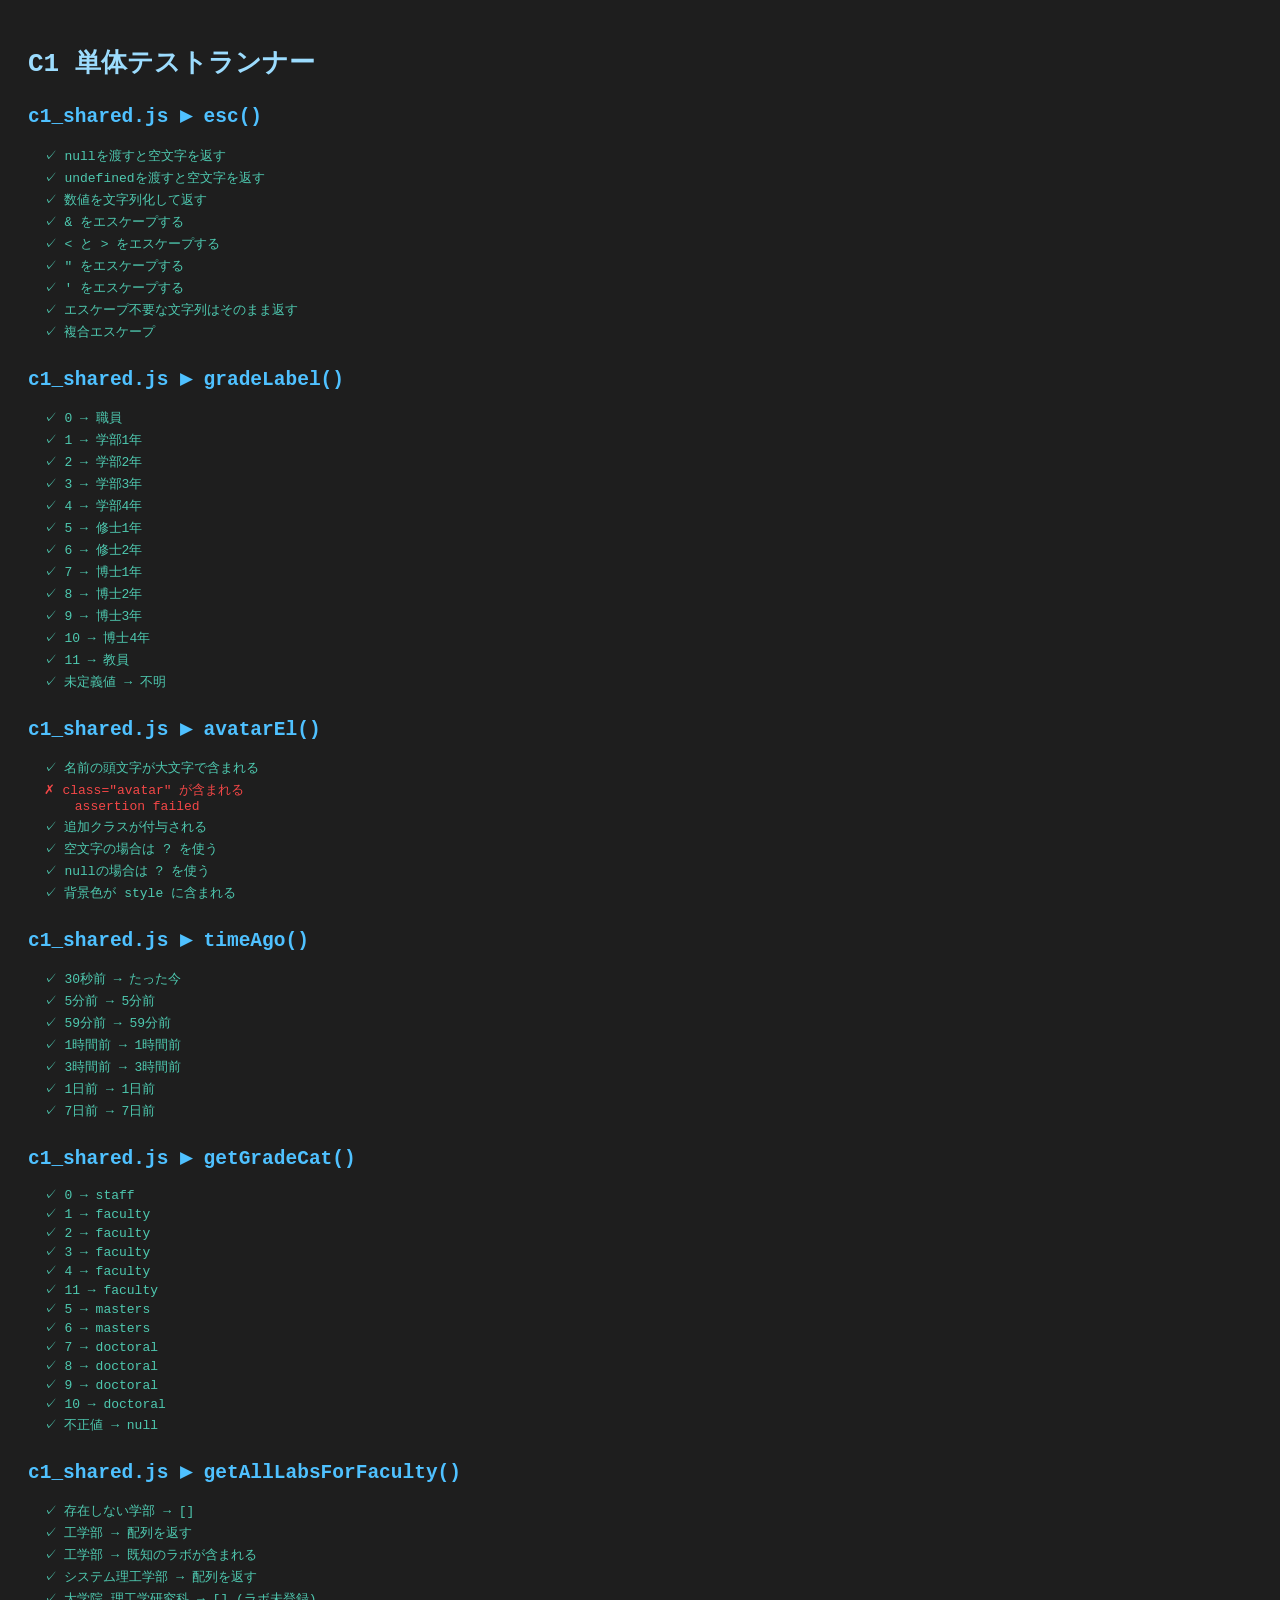
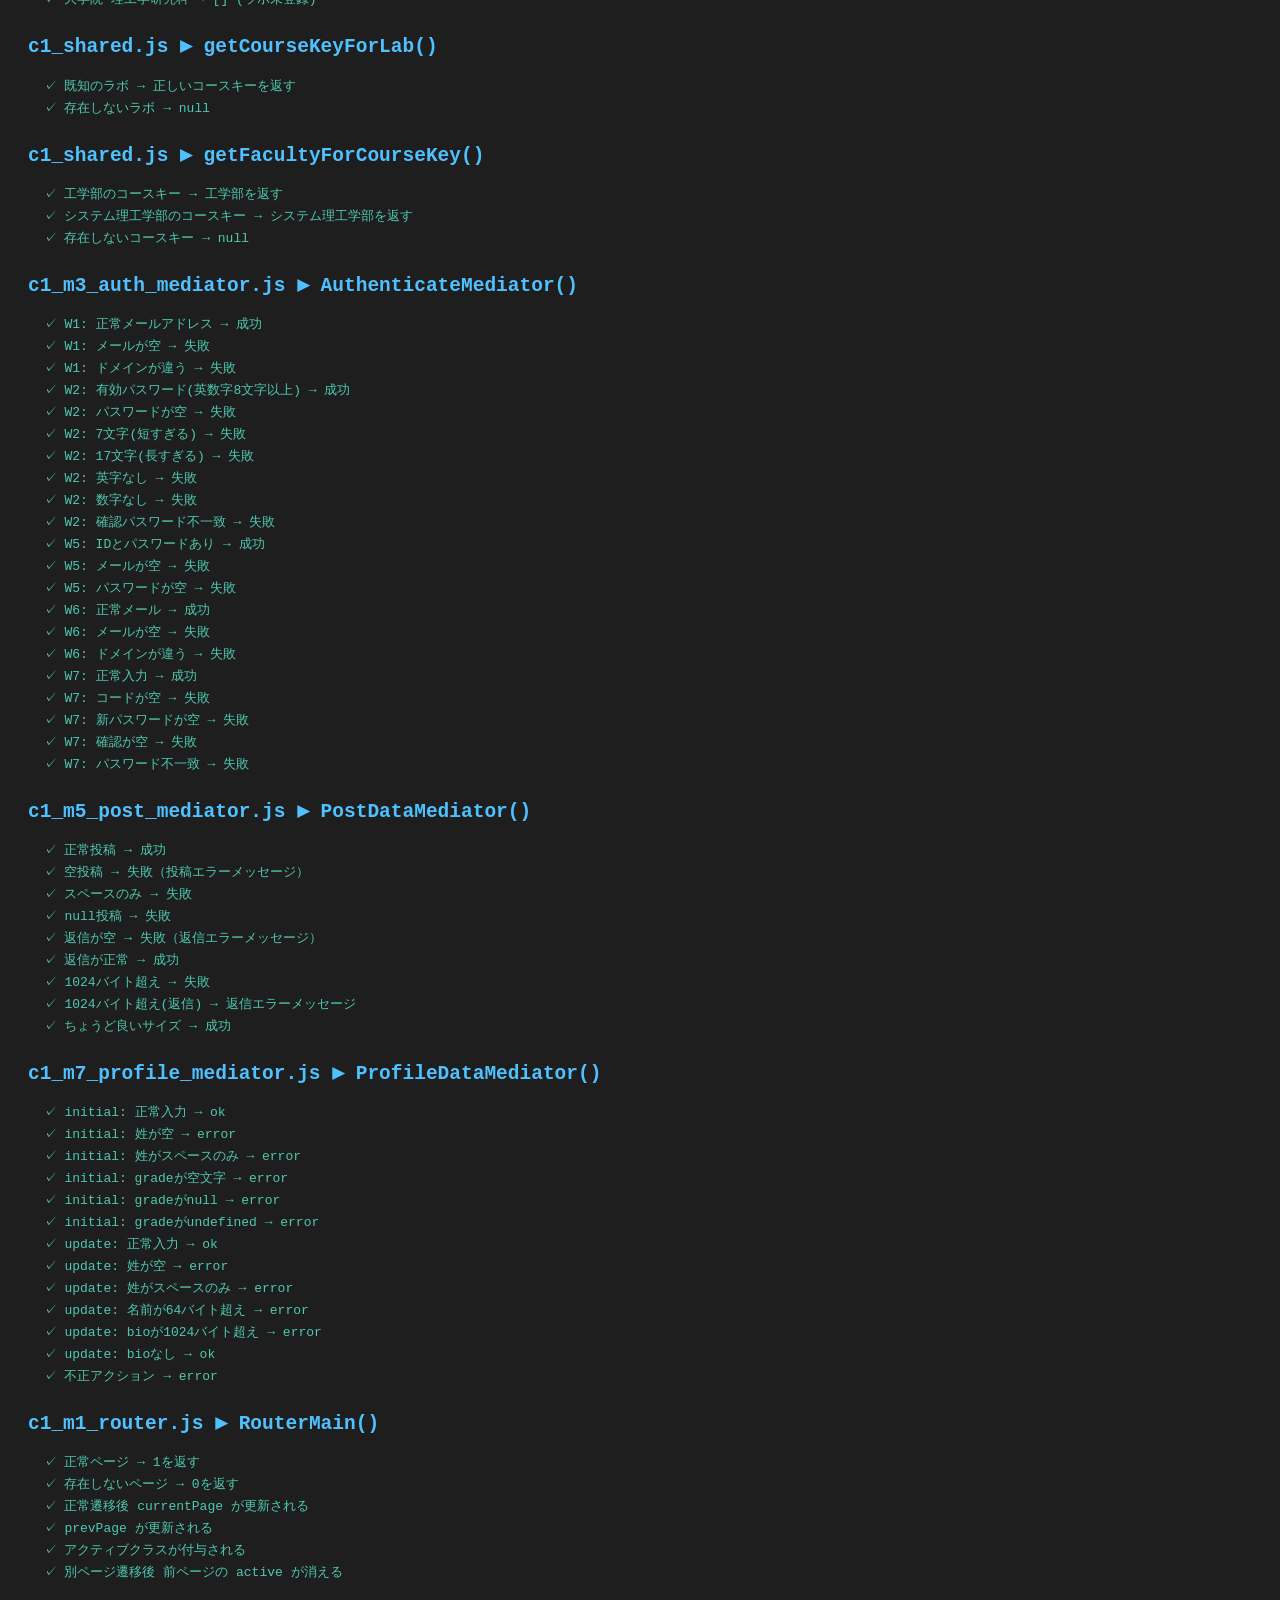
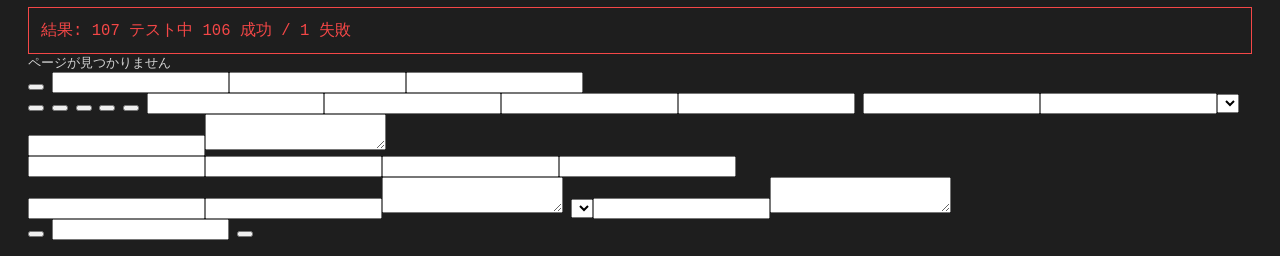
<file: sns/public/test_runner.html>
<!DOCTYPE html>
<html lang="ja">
<head>
  <meta charset="UTF-8">
  <title>C1 単体テストランナー</title>
  <style>
    body { font-family: monospace; padding: 20px; background: #1e1e1e; color: #d4d4d4; }
    h1 { color: #9cdcfe; }
    h2 { color: #4fc1ff; margin-top: 24px; }
    .pass { color: #4ec9b0; }
    .fail { color: #f44747; }
    .skip { color: #808080; }
    .summary { font-size: 1.2em; margin-top: 24px; padding: 12px; border: 1px solid #555; }
    .summary.all-pass { border-color: #4ec9b0; color: #4ec9b0; }
    .summary.has-fail  { border-color: #f44747; color: #f44747; }
    pre { margin: 0; padding: 2px 0; }
  </style>
</head>
<body>
<h1>C1 単体テストランナー</h1>
<div id="output"></div>

<!-- ===== DOM スタブ (各スクリプトがロード時にアクセスする要素) ===== -->
<!-- c1_shared.js -->
<div id="errorDialog" style="display:none"></div>
<div id="errorDialogMsg"></div>
<button id="errorDialogOk"></button>
<!-- 検索フォーム用 -->
<input id="searchFaculty" value=""><input id="searchCourse" value=""><input id="searchLab" value="">
<div id="labSearchDropdown"></div>
<!-- c1_m3_auth_mediator.js -->
<button id="sendCodeBtn"></button>
<button id="verifyCodeBtn"></button>
<button id="completeRegBtn"></button>
<button id="resetSendCodeBtn"></button>
<button id="resetSubmitBtn"></button>
<input id="regEmail"><input id="regCode"><input id="regPassword"><input id="regPasswordConfirm">
<input id="regLastName"><input id="regFirstName"><select id="regGrade"></select>
<input id="regClubs"><textarea id="regBio"></textarea>
<div id="regStep1Error"></div><div id="regStep2Error"></div><div id="regStep3Error"></div>
<div id="regStep2" style="display:none"></div><div id="regStep3" style="display:none"></div>
<div id="resetStep1"></div><div id="resetStep2" style="display:none"></div>
<input id="resetEmail"><input id="resetCode"><input id="resetPassword"><input id="resetPasswordConfirm">
<div id="resetStep1Error"></div><div id="resetStep2Error"></div>
<!-- c1_m7_profile_mediator.js -->
<form id="editProfileForm"></form>
<input id="editLastName"><input id="editFirstName"><textarea id="editBio"></textarea>
<select id="editGrade"></select><input id="editClubs"><textarea id="editTimetable"></textarea>
<div id="editProfileError"></div>
<!-- c1_m9_message_mediator.js -->
<button id="chatSendBtn"></button>
<input id="chatInput">
<button id="backToMessages"></button>
<div id="chatMessages" style="scroll-height:0;scroll-top:0;client-height:0"></div>
<div id="chatPartnerName"></div><div id="chatPartnerAvatar"></div>
<div id="chatError"></div>
<!-- c1_m1_router.js のページ要素 -->
<div id="pageTimeline"    class="page"></div>
<div id="pageSearch"      class="page"><div id="searchResults"></div></div>
<div id="pageMessages"    class="page"></div>
<div id="pageNotifications" class="page"></div>
<div id="pageMyprofile"   class="page"></div>
<div id="pagePostDetail"  class="page"></div>
<div id="pageChat"        class="page"></div>
<div id="pageOtherProfile" class="page"></div>
<div id="pageEditProfile" class="page"></div>
<!-- authSection / appSection -->
<div id="authSection"></div><div id="appSection" style="display:none"></div>
<div id="loginPage" style="display:none"></div>
<div id="registerPage" style="display:none"></div>
<div id="resetPage" style="display:none"></div>

<!-- ===== ロードするモジュール ===== -->
<script src="c1_shared.js"></script>
<script src="c1_m1_router.js"></script>
<script src="c1_m3_auth_mediator.js"></script>
<script src="c1_m5_post_mediator.js"></script>
<script src="c1_m7_profile_mediator.js"></script>

<script>
// ===== テストフレームワーク =====
let _pass = 0, _fail = 0;
const _out = document.getElementById('output');
let _section = '';

function section(name) {
  _section = name;
  const h = document.createElement('h2');
  h.textContent = name;
  _out.appendChild(h);
}

function test(desc, fn) {
  try {
    fn();
    _pass++;
    const pre = document.createElement('pre');
    pre.className = 'pass';
    pre.textContent = '  ✓ ' + desc;
    _out.appendChild(pre);
  } catch (e) {
    _fail++;
    const pre = document.createElement('pre');
    pre.className = 'fail';
    pre.textContent = '  ✗ ' + desc + '\n      ' + e.message;
    _out.appendChild(pre);
  }
}

function assert(cond, msg) {
  if (!cond) throw new Error(msg || 'assertion failed');
}

function assertEqual(a, b) {
  const as = JSON.stringify(a), bs = JSON.stringify(b);
  if (as !== bs) throw new Error(`期待: ${bs}  実際: ${as}`);
}

// ===== c1_shared.js - esc() =====
section('c1_shared.js ▶ esc()');

test('nullを渡すと空文字を返す', () => assertEqual(esc(null), ''));
test('undefinedを渡すと空文字を返す', () => assertEqual(esc(undefined), ''));
test('数値を文字列化して返す', () => assertEqual(esc(42), '42'));
test('& をエスケープする', () => assertEqual(esc('a & b'), 'a &amp; b'));
test('< と > をエスケープする', () => assertEqual(esc('<script>'), '&lt;script&gt;'));
test('" をエスケープする', () => assertEqual(esc('"hello"'), '&quot;hello&quot;'));
test("' をエスケープする", () => assertEqual(esc("it's"), 'it&#039;s'));
test('エスケープ不要な文字列はそのまま返す', () => assertEqual(esc('hello world'), 'hello world'));
test('複合エスケープ', () => {
  assertEqual(esc('<a href="x" onclick=\'alert(1)\'>'), '&lt;a href=&quot;x&quot; onclick=&#039;alert(1)&#039;&gt;');
});

// ===== c1_shared.js - gradeLabel() =====
section('c1_shared.js ▶ gradeLabel()');

test('0 → 職員', () => assertEqual(gradeLabel(0), '職員'));
test('1 → 学部1年', () => assertEqual(gradeLabel(1), '学部1年'));
test('2 → 学部2年', () => assertEqual(gradeLabel(2), '学部2年'));
test('3 → 学部3年', () => assertEqual(gradeLabel(3), '学部3年'));
test('4 → 学部4年', () => assertEqual(gradeLabel(4), '学部4年'));
test('5 → 修士1年', () => assertEqual(gradeLabel(5), '修士1年'));
test('6 → 修士2年', () => assertEqual(gradeLabel(6), '修士2年'));
test('7 → 博士1年', () => assertEqual(gradeLabel(7), '博士1年'));
test('8 → 博士2年', () => assertEqual(gradeLabel(8), '博士2年'));
test('9 → 博士3年', () => assertEqual(gradeLabel(9), '博士3年'));
test('10 → 博士4年', () => assertEqual(gradeLabel(10), '博士4年'));
test('11 → 教員', () => assertEqual(gradeLabel(11), '教員'));
test('未定義値 → 不明', () => assertEqual(gradeLabel(99), '不明'));

// ===== c1_shared.js - avatarEl() =====
section('c1_shared.js ▶ avatarEl()');

test('名前の頭文字が大文字で含まれる', () => {
  const html = avatarEl('alice');
  assert(html.includes('>A<'), `'>A<' が含まれない: ${html}`);
});
test('class="avatar" が含まれる', () => {
  assert(avatarEl('Bob').includes('class="avatar"'));
});
test('追加クラスが付与される', () => {
  assert(avatarEl('Carol', 'sm').includes('class="avatar sm"'));
});
test('空文字の場合は ? を使う', () => {
  assert(avatarEl('').includes('>?<'));
});
test('nullの場合は ? を使う', () => {
  assert(avatarEl(null).includes('>?<'));
});
test('背景色が style に含まれる', () => {
  assert(avatarEl('Alice').includes('background:'));
});

// ===== c1_shared.js - timeAgo() =====
section('c1_shared.js ▶ timeAgo()');

function isoNow(offsetSec) {
  return new Date(Date.now() - offsetSec * 1000).toISOString().replace('T', ' ').slice(0, 19);
}

test('30秒前 → たった今', () => assertEqual(timeAgo(isoNow(30)), 'たった今'));
test('5分前 → 5分前', () => assertEqual(timeAgo(isoNow(300)), '5分前'));
test('59分前 → 59分前', () => assertEqual(timeAgo(isoNow(59 * 60)), '59分前'));
test('1時間前 → 1時間前', () => assertEqual(timeAgo(isoNow(3600)), '1時間前'));
test('3時間前 → 3時間前', () => assertEqual(timeAgo(isoNow(3 * 3600)), '3時間前'));
test('1日前 → 1日前', () => assertEqual(timeAgo(isoNow(86400)), '1日前'));
test('7日前 → 7日前', () => assertEqual(timeAgo(isoNow(7 * 86400)), '7日前'));

// ===== c1_shared.js - getGradeCat() =====
section('c1_shared.js ▶ getGradeCat()');

test('0 → staff', () => assertEqual(getGradeCat(0), 'staff'));
test('1 → faculty', () => assertEqual(getGradeCat(1), 'faculty'));
test('2 → faculty', () => assertEqual(getGradeCat(2), 'faculty'));
test('3 → faculty', () => assertEqual(getGradeCat(3), 'faculty'));
test('4 → faculty', () => assertEqual(getGradeCat(4), 'faculty'));
test('11 → faculty', () => assertEqual(getGradeCat(11), 'faculty'));
test('5 → masters', () => assertEqual(getGradeCat(5), 'masters'));
test('6 → masters', () => assertEqual(getGradeCat(6), 'masters'));
test('7 → doctoral', () => assertEqual(getGradeCat(7), 'doctoral'));
test('8 → doctoral', () => assertEqual(getGradeCat(8), 'doctoral'));
test('9 → doctoral', () => assertEqual(getGradeCat(9), 'doctoral'));
test('10 → doctoral', () => assertEqual(getGradeCat(10), 'doctoral'));
test('不正値 → null', () => assertEqual(getGradeCat(99), null));

// ===== c1_shared.js - getAllLabsForFaculty() =====
section('c1_shared.js ▶ getAllLabsForFaculty()');

test('存在しない学部 → []', () => assertEqual(getAllLabsForFaculty('存在しない'), []));
test('工学部 → 配列を返す', () => {
  const labs = getAllLabsForFaculty('工学部');
  assert(Array.isArray(labs), '配列でない');
  assert(labs.length > 0, 'ラボが空');
});
test('工学部 → 既知のラボが含まれる', () => {
  const labs = getAllLabsForFaculty('工学部');
  assert(labs.some(l => l.includes('熱工学研究室')), '熱工学研究室が含まれない');
});
test('システム理工学部 → 配列を返す', () => {
  const labs = getAllLabsForFaculty('システム理工学部');
  assert(Array.isArray(labs));
});
test('大学院 理工学研究科 → [] (ラボ未登録)', () => {
  const labs = getAllLabsForFaculty('大学院 理工学研究科');
  assert(Array.isArray(labs) && labs.length === 0, `空でない: ${labs.length}`);
});

// ===== c1_shared.js - getCourseKeyForLab() =====
section('c1_shared.js ▶ getCourseKeyForLab()');

test('既知のラボ → 正しいコースキーを返す', () => {
  const key = getCourseKeyForLab('熱工学研究室(矢作 裕司)');
  assertEqual(key, '機械工学課程 基幹機械コース(機械工学科)');
});
test('存在しないラボ → null', () => {
  assertEqual(getCourseKeyForLab('存在しないラボ'), null);
});

// ===== c1_shared.js - getFacultyForCourseKey() =====
section('c1_shared.js ▶ getFacultyForCourseKey()');

test('工学部のコースキー → 工学部を返す', () => {
  const fac = getFacultyForCourseKey('機械工学課程 基幹機械コース(機械工学科)');
  assertEqual(fac, '工学部');
});
test('システム理工学部のコースキー → システム理工学部を返す', () => {
  const fac = getFacultyForCourseKey('情報課程(電子情報システム学科) - IoTコース');
  assertEqual(fac, 'システム理工学部');
});
test('存在しないコースキー → null', () => {
  assertEqual(getFacultyForCourseKey('存在しないコース'), null);
});

// ===== c1_m3_auth_mediator.js - AuthenticateMediator() =====
section('c1_m3_auth_mediator.js ▶ AuthenticateMediator()');

// W1
test('W1: 正常メールアドレス → 成功', () => {
  assertEqual(AuthenticateMediator('W1', { email: 'ab123456@shibaura-it.ac.jp' }).result, true);
});
test('W1: メールが空 → 失敗', () => {
  const r = AuthenticateMediator('W1', { email: '' });
  assert(!r.result && r.error_message !== '');
});
test('W1: ドメインが違う → 失敗', () => {
  const r = AuthenticateMediator('W1', { email: 'user@gmail.com' });
  assert(!r.result);
});

// W2
test('W2: 有効パスワード(英数字8文字以上) → 成功', () => {
  const r = AuthenticateMediator('W2', { password: 'Pass1234', confirm: 'Pass1234' });
  assertEqual(r.result, true);
});
test('W2: パスワードが空 → 失敗', () => {
  const r = AuthenticateMediator('W2', { password: '', confirm: '' });
  assert(!r.result);
});
test('W2: 7文字(短すぎる) → 失敗', () => {
  const r = AuthenticateMediator('W2', { password: 'Pass123', confirm: 'Pass123' });
  assert(!r.result);
});
test('W2: 17文字(長すぎる) → 失敗', () => {
  const r = AuthenticateMediator('W2', { password: 'Pass12345678901234', confirm: 'Pass12345678901234' });
  assert(!r.result);
});
test('W2: 英字なし → 失敗', () => {
  const r = AuthenticateMediator('W2', { password: '12345678', confirm: '12345678' });
  assert(!r.result);
});
test('W2: 数字なし → 失敗', () => {
  const r = AuthenticateMediator('W2', { password: 'abcdefgh', confirm: 'abcdefgh' });
  assert(!r.result);
});
test('W2: 確認パスワード不一致 → 失敗', () => {
  const r = AuthenticateMediator('W2', { password: 'Pass1234', confirm: 'Pass9999' });
  assert(!r.result);
});

// W5
test('W5: IDとパスワードあり → 成功', () => {
  const r = AuthenticateMediator('W5', { email: 'user@example.com', password: 'pass' });
  assertEqual(r.result, true);
});
test('W5: メールが空 → 失敗', () => {
  assert(!AuthenticateMediator('W5', { email: '', password: 'pass' }).result);
});
test('W5: パスワードが空 → 失敗', () => {
  assert(!AuthenticateMediator('W5', { email: 'user@example.com', password: '' }).result);
});

// W6
test('W6: 正常メール → 成功', () => {
  assertEqual(AuthenticateMediator('W6', { email: 'ab123456@shibaura-it.ac.jp' }).result, true);
});
test('W6: メールが空 → 失敗', () => {
  assert(!AuthenticateMediator('W6', { email: '' }).result);
});
test('W6: ドメインが違う → 失敗', () => {
  assert(!AuthenticateMediator('W6', { email: 'user@gmail.com' }).result);
});

// W7
test('W7: 正常入力 → 成功', () => {
  const r = AuthenticateMediator('W7', { code: '123456', password: 'NewPass1', confirm: 'NewPass1' });
  assertEqual(r.result, true);
});
test('W7: コードが空 → 失敗', () => {
  assert(!AuthenticateMediator('W7', { code: '', password: 'NewPass1', confirm: 'NewPass1' }).result);
});
test('W7: 新パスワードが空 → 失敗', () => {
  assert(!AuthenticateMediator('W7', { code: '123', password: '', confirm: '' }).result);
});
test('W7: 確認が空 → 失敗', () => {
  assert(!AuthenticateMediator('W7', { code: '123', password: 'NewPass1', confirm: '' }).result);
});
test('W7: パスワード不一致 → 失敗', () => {
  assert(!AuthenticateMediator('W7', { code: '123', password: 'NewPass1', confirm: 'Different1' }).result);
});

// ===== c1_m5_post_mediator.js - PostDataMediator() =====
section('c1_m5_post_mediator.js ▶ PostDataMediator()');

test('正常投稿 → 成功', () => {
  const r = PostDataMediator(1, 'こんにちは！', null);
  assertEqual(r.is_success, true);
});
test('空投稿 → 失敗（投稿エラーメッセージ）', () => {
  const r = PostDataMediator(1, '', null);
  assert(!r.is_success && r.error_message.includes('投稿'));
});
test('スペースのみ → 失敗', () => {
  const r = PostDataMediator(1, '   ', null);
  assert(!r.is_success);
});
test('null投稿 → 失敗', () => {
  assert(!PostDataMediator(1, null, null).is_success);
});
test('返信が空 → 失敗（返信エラーメッセージ）', () => {
  const r = PostDataMediator(1, '', 5);
  assert(!r.is_success && r.error_message.includes('返信'));
});
test('返信が正常 → 成功', () => {
  assertEqual(PostDataMediator(1, '返信します', 5).is_success, true);
});
test('1024バイト超え → 失敗', () => {
  const longText = 'あ'.repeat(400); // 'あ' は3バイト(UTF-8) → 1200バイト超
  assert(!PostDataMediator(1, longText, null).is_success);
});
test('1024バイト超え(返信) → 返信エラーメッセージ', () => {
  const longText = 'あ'.repeat(400);
  const r = PostDataMediator(1, longText, 10);
  assert(!r.is_success && r.error_message.includes('返信'));
});
test('ちょうど良いサイズ → 成功', () => {
  const text = 'a'.repeat(100);
  assertEqual(PostDataMediator(1, text, null).is_success, true);
});

// ===== c1_m7_profile_mediator.js - ProfileDataMediator() =====
section('c1_m7_profile_mediator.js ▶ ProfileDataMediator()');

// initial
test('initial: 正常入力 → ok', () => {
  assertEqual(ProfileDataMediator('initial', { last_name: '山田', grade: '1' }).status, 'ok');
});
test('initial: 姓が空 → error', () => {
  assertEqual(ProfileDataMediator('initial', { last_name: '', grade: '1' }).status, 'error');
});
test('initial: 姓がスペースのみ → error', () => {
  assertEqual(ProfileDataMediator('initial', { last_name: '   ', grade: '1' }).status, 'error');
});
test('initial: gradeが空文字 → error', () => {
  assertEqual(ProfileDataMediator('initial', { last_name: '山田', grade: '' }).status, 'error');
});
test('initial: gradeがnull → error', () => {
  assertEqual(ProfileDataMediator('initial', { last_name: '山田', grade: null }).status, 'error');
});
test('initial: gradeがundefined → error', () => {
  assertEqual(ProfileDataMediator('initial', { last_name: '山田', grade: undefined }).status, 'error');
});

// update
test('update: 正常入力 → ok', () => {
  assertEqual(ProfileDataMediator('update', { last_name: '山田', first_name: '太郎', bio: '学生です' }).status, 'ok');
});
test('update: 姓が空 → error', () => {
  assertEqual(ProfileDataMediator('update', { last_name: '', first_name: '太郎', bio: '' }).status, 'error');
});
test('update: 姓がスペースのみ → error', () => {
  assertEqual(ProfileDataMediator('update', { last_name: '  ', first_name: '', bio: '' }).status, 'error');
});
test('update: 名前が64バイト超え → error', () => {
  const longName = 'あ'.repeat(22); // 66バイト超
  assertEqual(ProfileDataMediator('update', { last_name: longName, first_name: '', bio: '' }).status, 'error');
});
test('update: bioが1024バイト超え → error', () => {
  const longBio = 'あ'.repeat(400); // 1200バイト超
  assertEqual(ProfileDataMediator('update', { last_name: '山田', first_name: '', bio: longBio }).status, 'error');
});
test('update: bioなし → ok', () => {
  assertEqual(ProfileDataMediator('update', { last_name: '山田', first_name: '', bio: '' }).status, 'ok');
});

// 不正アクション
test('不正アクション → error', () => {
  assertEqual(ProfileDataMediator('invalid', {}).status, 'error');
});

// ===== c1_m1_router.js - RouterMain() =====
section('c1_m1_router.js ▶ RouterMain()');

// loadTimeline など未定義なので、必要なスタブを用意
const _noopFns = ['loadTimeline', 'loadPartners', 'loadNotifications', 'loadMyProfile',
  'loadPostDetail', 'openChat', 'loadOtherProfile', 'loadEditProfile', 'startNotifPolling'];
_noopFns.forEach(fn => { if (typeof window[fn] === 'undefined') window[fn] = () => {}; });

test('正常ページ → 1を返す', () => {
  assertEqual(RouterMain('timeline'), 1);
});
test('存在しないページ → 0を返す', () => {
  assertEqual(RouterMain('nonexistentPage'), 0);
});
test('正常遷移後 currentPage が更新される', () => {
  RouterMain('search');
  assertEqual(currentPage, 'search');
});
test('prevPage が更新される', () => {
  RouterMain('timeline');
  RouterMain('messages');
  assertEqual(prevPage, 'timeline');
});
test('アクティブクラスが付与される', () => {
  RouterMain('timeline');
  assert(document.getElementById('pageTimeline').classList.contains('active'));
});
test('別ページ遷移後 前ページの active が消える', () => {
  RouterMain('timeline');
  RouterMain('search');
  assert(!document.getElementById('pageTimeline').classList.contains('active'));
});

// ===== 結果サマリー =====
const summary = document.createElement('div');
summary.className = 'summary ' + (_fail === 0 ? 'all-pass' : 'has-fail');
summary.textContent = `結果: ${_pass + _fail} テスト中 ${_pass} 成功 / ${_fail} 失敗`;
_out.appendChild(summary);
</script>
</body>
</html>
</file>
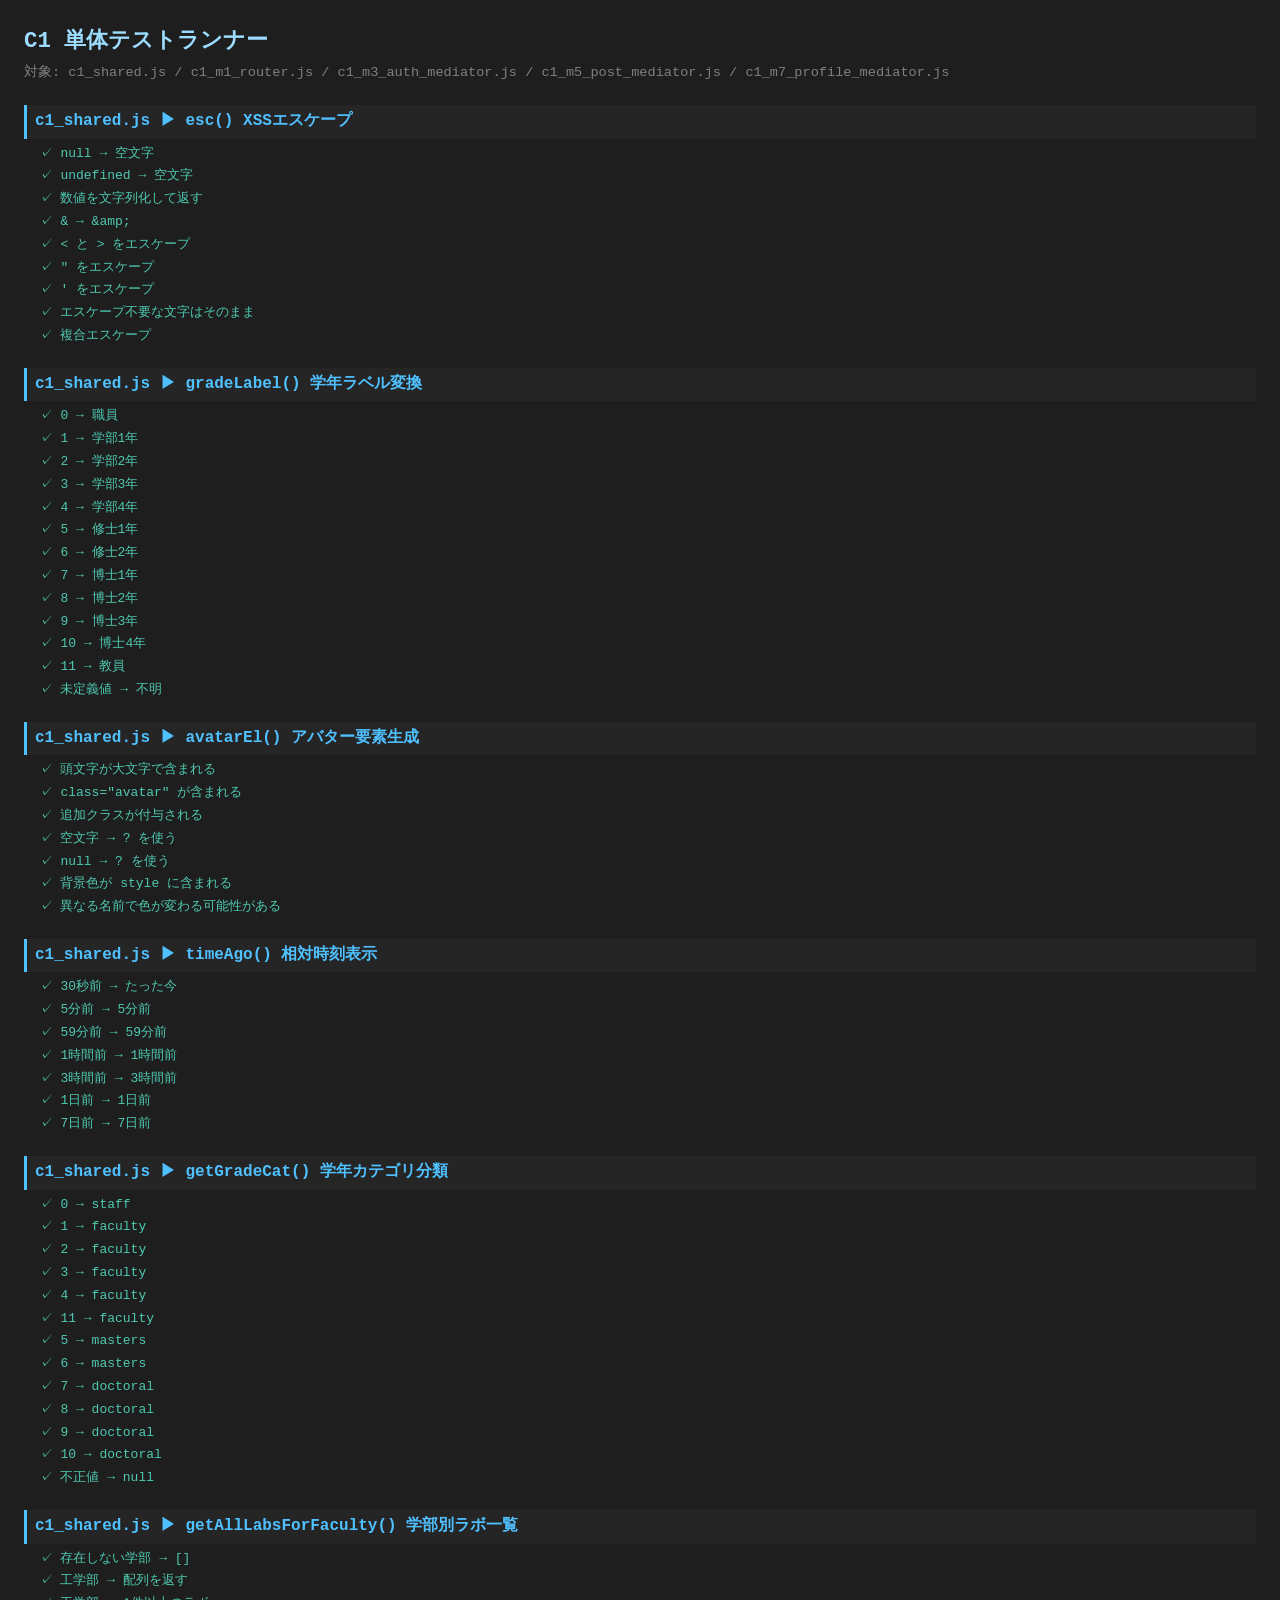
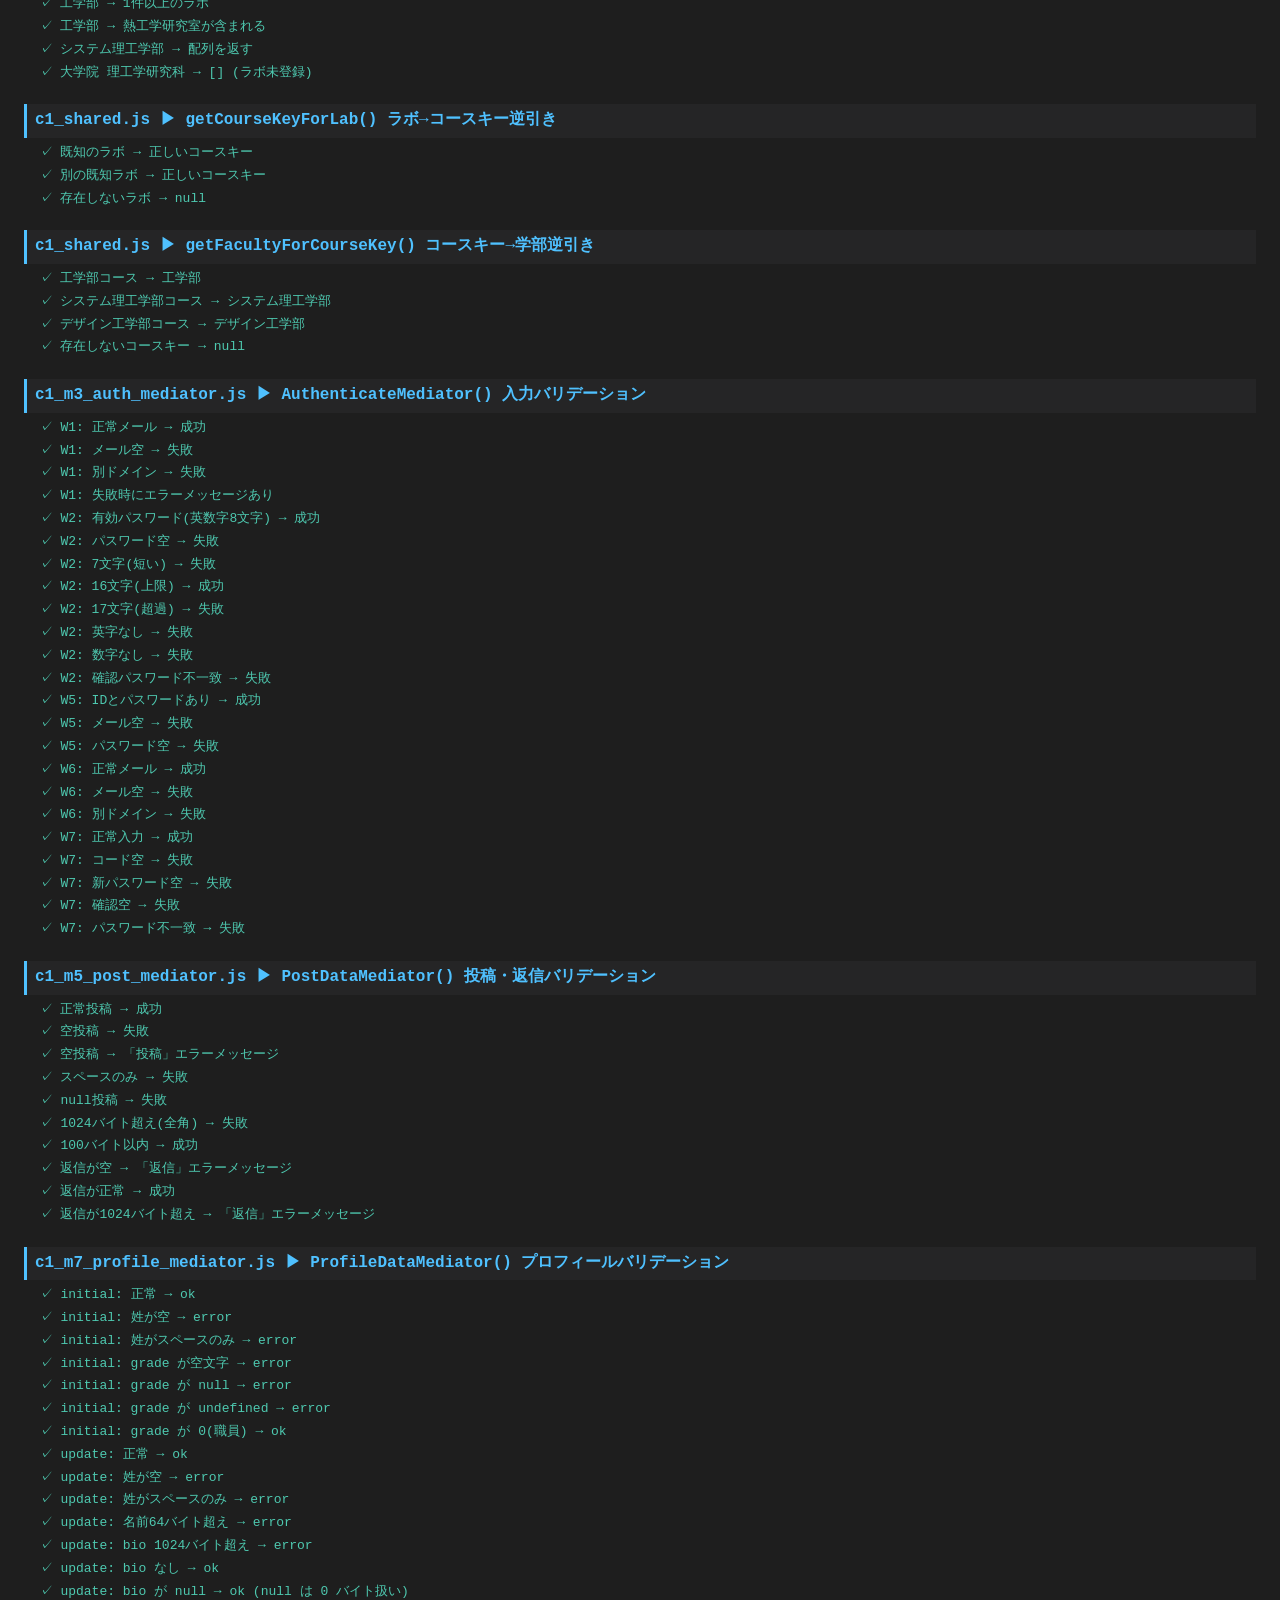
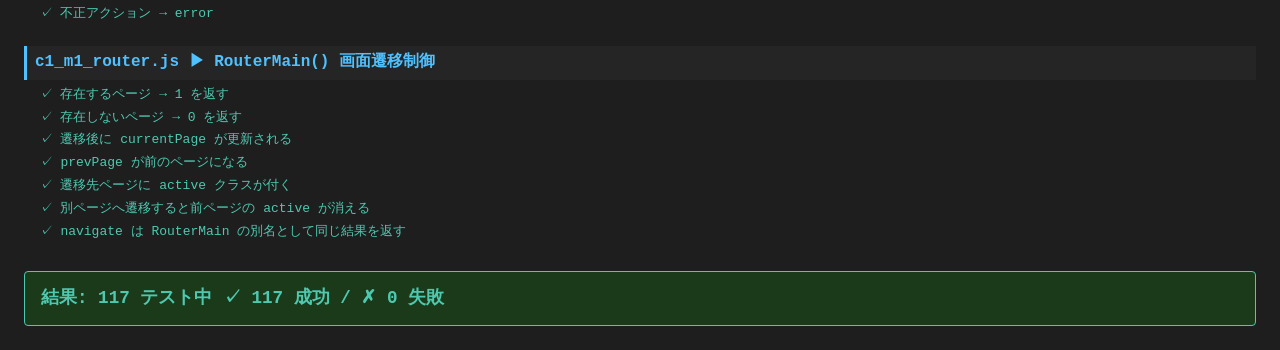
<file: sns/public/test_standalone.html>
<!DOCTYPE html>
<html lang="ja">
<head>
  <meta charset="UTF-8">
  <title>C1 単体テスト (スタンドアロン版)</title>
  <style>
    * { box-sizing: border-box; margin: 0; padding: 0; }
    body { font-family: 'Consolas', 'Courier New', monospace; background: #1e1e1e; color: #d4d4d4; padding: 24px; }
    h1 { color: #9cdcfe; font-size: 1.4em; margin-bottom: 8px; }
    .subtitle { color: #808080; font-size: 0.85em; margin-bottom: 24px; }
    h2 { color: #4fc1ff; font-size: 1em; margin: 20px 0 4px; padding: 4px 8px; background: #252526; border-left: 3px solid #4fc1ff; }
    .pass { color: #4ec9b0; padding: 1px 0; }
    .fail { color: #f44747; padding: 1px 0; }
    pre { white-space: pre-wrap; word-break: break-all; }
    .summary { margin-top: 28px; padding: 12px 16px; border-radius: 4px; font-size: 1.1em; font-weight: bold; }
    .all-pass { background: #1a3a1a; border: 1px solid #4ec9b0; color: #4ec9b0; }
    .has-fail  { background: #3a1a1a; border: 1px solid #f44747; color: #f44747; }
    #output { line-height: 1.6; }
  </style>
</head>
<body>
<h1>C1 単体テストランナー</h1>
<p class="subtitle">対象: c1_shared.js / c1_m1_router.js / c1_m3_auth_mediator.js / c1_m5_post_mediator.js / c1_m7_profile_mediator.js</p>
<div id="output"></div>

<script>
// ============================================================
//  テストフレームワーク
// ============================================================
let _pass = 0, _fail = 0;
const _out = document.getElementById('output');

function section(name) {
  const h = document.createElement('h2');
  h.textContent = name;
  _out.appendChild(h);
}

function test(desc, fn) {
  try {
    fn();
    _pass++;
    const pre = document.createElement('pre');
    pre.className = 'pass';
    pre.textContent = '  ✓ ' + desc;
    _out.appendChild(pre);
  } catch (e) {
    _fail++;
    const pre = document.createElement('pre');
    pre.className = 'fail';
    pre.textContent = '  ✗ ' + desc + '\n      → ' + e.message;
    _out.appendChild(pre);
  }
}

function assert(cond, msg) {
  if (!cond) throw new Error(msg || 'assertion failed');
}
function assertEqual(a, b) {
  const as = JSON.stringify(a), bs = JSON.stringify(b);
  if (as !== bs) throw new Error(`期待: ${bs}  実際: ${as}`);
}

// ============================================================
//  テスト対象コードのコピー
//  ※ DOMアクセスを含むトップレベル文を除いた純粋関数のみ抽出
// ============================================================

// ---- c1_shared.js より ----
const API = {
  auth: '/api/auth.php',
  posts: '/api/posts.php',
  messages: '/api/messages.php',
  profiles: '/api/profiles.php',
  notifications: '/api/notifications.php',
};

function esc(str) {
  if (str == null) return '';
  return String(str)
    .replace(/&/g, '&amp;')
    .replace(/</g, '&lt;')
    .replace(/>/g, '&gt;')
    .replace(/"/g, '&quot;')
    .replace(/'/g, '&#039;');
}

function gradeLabel(g) {
  const map = { 0: '職員', 1: '学部1年', 2: '学部2年', 3: '学部3年', 4: '学部4年',
    5: '修士1年', 6: '修士2年', 7: '博士1年', 8: '博士2年', 9: '博士3年', 10: '博士4年', 11: '教員' };
  return map[g] || '不明';
}

function avatarEl(name, cls = '') {
  const letter = (name || '?')[0].toUpperCase();
  const colors = ['#1877f2', '#e41e3f', '#1a7a1a', '#e67e22', '#8e44ad'];
  const c = colors[letter.charCodeAt(0) % colors.length];
  return `<div class="avatar ${cls}" style="background:${c}">${letter}</div>`;
}

function timeAgo(dateStr) {
  const d = new Date(dateStr.replace(' ', 'T') + 'Z');
  const diff = (Date.now() - d.getTime()) / 1000;
  if (diff < 60) return 'たった今';
  if (diff < 3600) return `${Math.floor(diff / 60)}分前`;
  if (diff < 86400) return `${Math.floor(diff / 3600)}時間前`;
  return `${Math.floor(diff / 86400)}日前`;
}

function getGradeCat(grade) {
  const g = parseInt(grade);
  if ([1, 2, 3, 4, 11].includes(g)) return 'faculty';
  if ([5, 6].includes(g)) return 'masters';
  if ([7, 8, 9, 10].includes(g)) return 'doctoral';
  if (g === 0) return 'staff';
  return null;
}

const SHOZOKU_COURSES = {
  '工学部': [
    '機械工学課程 基幹機械コース(機械工学科)',
    '機械工学課程 先進機械コース(機械機能工学科)',
    '物質化学課程 環境・物質工学コース(材料工学科)',
    '物質化学課程 化学・生命コース(応用化学科)',
    '電気電子工学課程 電気・ロボット工学コース(電気工学科)',
    '電気電子工学課程 先端電子工学コース(電子工学科)',
    '情報・通信工学課程 情報通信コース(情報通信工学科)',
    '情報・通信工学課程 情報工学コース(情報工学科)',
    '土木工学課程 都市・環境コース(土木工学科)',
    '先進国際課程',
  ],
  'システム理工学部': {
    '情報課程(電子情報システム学科)': ['IoTコース', 'ソフトウェアコース', 'メディアコース', 'データサイエンスコース'],
    '機械・電気課程(機械制御システム学科)': ['機械・電気コース'],
    '建築・環境課程(環境システム学科)': ['建築コース', '環境・都市コース'],
    '生命科学課程(生命科学科)': ['生命科学コース', '医工学コース', 'スポーツ工学コース'],
    '数理科学課程(数理科学科)': ['数理科学コース'],
  },
  'デザイン工学部': {
    'デザイン工学科': ['社会情報システムコース', 'UXコース', 'プロダクトコース', '生産・プロダクトデザイン系', 'ロボティクス・情報デザイン系'],
  },
  '建築学部': {
    '建築学科': ['SAコース', 'UAコース', 'APコース'],
  },
  '大学院 理工学研究科': [
    '電気電子情報工学専攻', '材料工学専攻', '応用化学専攻', '機械工学専攻',
    'システム理工学専攻', '国際理工学専攻', '社会基盤学専攻', '建築学専攻',
    '地域環境システム専攻', '機能制御システム専攻',
  ],
};

const LAB_DATA = {
  '機械工学課程 基幹機械コース(機械工学科)': [
    '生産加工プロセス研究室(青木 孝史朗)', '機械制御工学研究室(内村 裕)', '燃焼工学研究室(斎藤 寛泰)',
    '粒状体力学研究室(佐伯 暢人)', '固体力学研究室(坂上 賢一)', '臨床機械加工研究室(澤 武一)',
    '熱流体理工学研究室(白井 克明)', '応用伝熱工学研究室(丹下 学)', 'エネルギー変換工学研究室(角田 和巳)',
    '離散数学研究室(西村 強)', '材料強度学研究室(橋村 真治)', '生物微小流体工学研究室(二井 信行)',
    '熱工学研究室(矢作 裕司)', '科学技術と社会研究室(栃内 文彦)',
  ],
  '機械工学課程 先進機械コース(機械機能工学科)': [],
  '物質化学課程 環境・物質工学コース(材料工学科)': [],
  '物質化学課程 化学・生命コース(応用化学科)': [],
  '電気電子工学課程 電気・ロボット工学コース(電気工学科)': [],
  '電気電子工学課程 先端電子工学コース(電子工学科)': [],
  '情報・通信工学課程 情報通信コース(情報通信工学科)': [],
  '情報・通信工学課程 情報工学コース(情報工学科)': [],
  '土木工学課程 都市・環境コース(土木工学科)': [],
  '先進国際課程': [],
  '情報課程(電子情報システム学科) - IoTコース': [],
  '情報課程(電子情報システム学科) - ソフトウェアコース': [],
  '情報課程(電子情報システム学科) - メディアコース': [],
  '情報課程(電子情報システム学科) - データサイエンスコース': [],
  '機械・電気課程(機械制御システム学科) - 機械・電気コース': [],
  '建築・環境課程(環境システム学科) - 建築コース': [],
  '建築・環境課程(環境システム学科) - 環境・都市コース': [],
  '生命科学課程(生命科学科) - 生命科学コース': [],
  '生命科学課程(生命科学科) - 医工学コース': [],
  '生命科学課程(生命科学科) - スポーツ工学コース': [],
  '数理科学課程(数理科学科) - 数理科学コース': [],
  'デザイン工学科 - 社会情報システムコース': [],
  'デザイン工学科 - UXコース': [],
  'デザイン工学科 - プロダクトコース': [],
  'デザイン工学科 - 生産・プロダクトデザイン系': [],
  'デザイン工学科 - ロボティクス・情報デザイン系': [],
  '建築学科 - SAコース': [],
  '建築学科 - UAコース': [],
  '建築学科 - APコース': [],
  '電気電子情報工学専攻': [], '材料工学専攻': [], '応用化学専攻': [], '機械工学専攻': [],
  'システム理工学専攻': [], '国際理工学専攻': [], '社会基盤学専攻': [], '建築学専攻': [],
  '地域環境システム専攻': [], '機能制御システム専攻': [],
};

function getAllLabsForFaculty(faculty) {
  const courseData = SHOZOKU_COURSES[faculty];
  if (!courseData) return [];
  const keys = Array.isArray(courseData) ? courseData
    : Object.entries(courseData).flatMap(([dept, courses]) => courses.map(c => dept + ' - ' + c));
  return keys.flatMap(k => LAB_DATA[k] || []);
}

function getCourseKeyForLab(labValue) {
  for (const [key, labs] of Object.entries(LAB_DATA)) {
    if (labs.includes(labValue)) return key;
  }
  return null;
}

function getFacultyForCourseKey(courseKey) {
  for (const [faculty, courseData] of Object.entries(SHOZOKU_COURSES)) {
    if (Array.isArray(courseData)) {
      if (courseData.includes(courseKey)) return faculty;
    } else {
      for (const [dept, courses] of Object.entries(courseData)) {
        if (courses.some(c => dept + ' - ' + c === courseKey)) return faculty;
      }
    }
  }
  return null;
}

// ---- c1_m3_auth_mediator.js より ----
function AuthenticateMediator(screen_id, form_data) {
  switch (screen_id) {
    case 'W1':
      if (!form_data.email)
        return { result: false, error_message: '学籍番号が存在しません' };
      if (!form_data.email.endsWith('@shibaura-it.ac.jp'))
        return { result: false, error_message: '学籍番号が存在しません' };
      break;
    case 'W2':
      if (!form_data.password)
        return { result: false, error_message: 'パスワードが入力されていません．' };
      if (form_data.password.length < 8 || form_data.password.length > 16)
        return { result: false, error_message: 'パスワードは8〜16文字で入力してください' };
      if (!/[a-zA-Z]/.test(form_data.password) || !/[0-9]/.test(form_data.password))
        return { result: false, error_message: 'パスワードには英数字記号すべてが含まれている必要があります．' };
      if (form_data.password !== form_data.confirm)
        return { result: false, error_message: 'パスワードが一致しません．' };
      break;
    case 'W5':
      if (!form_data.email)
        return { result: false, error_message: 'IDが入力されていません．' };
      if (!form_data.password)
        return { result: false, error_message: 'パスワードが入力されていません．' };
      break;
    case 'W6':
      if (!form_data.email)
        return { result: false, error_message: '学籍番号が入力されていません．' };
      if (!form_data.email.endsWith('@shibaura-it.ac.jp'))
        return { result: false, error_message: '学籍番号が存在しません' };
      break;
    case 'W7':
      if (!form_data.code)
        return { result: false, error_message: '学籍番号が入力されていません' };
      if (!form_data.password)
        return { result: false, error_message: '新しいパスワードが入力されていません．' };
      if (!form_data.confirm)
        return { result: false, error_message: 'もう一度入力にも入力してください．' };
      if (form_data.password !== form_data.confirm)
        return { result: false, error_message: 'パスワードが異なっています．' };
      break;
  }
  return { result: true, error_message: '' };
}

// ---- c1_m5_post_mediator.js より ----
function PostDataMediator(user_id, content, target_post_id) {
  const isReply = target_post_id !== null && target_post_id !== undefined;
  if (!content || content.trim() === '') {
    return {
      is_success: false,
      error_message: isReply
        ? '返信内容を入力してください．'
        : '投稿内容を入力してください．',
    };
  }
  if (new Blob([content]).size > 1024) {
    return {
      is_success: false,
      error_message: isReply
        ? '返信内容は 1024 バイト以下（全角約 340 文字以内）にしてください．'
        : '投稿内容は 1024 バイト以下（全角約 340 文字以内）にしてくだい．',
    };
  }
  return { is_success: true, error_message: '' };
}

// ---- c1_m7_profile_mediator.js より ----
function ProfileDataMediator(action_type, profile_data) {
  switch (action_type) {
    case 'initial': return _validateInitialProfile(profile_data);
    case 'update':  return _validateUpdateProfile(profile_data);
    default:        return { status: 'error', message: '不正なアクション' };
  }
}
function _validateInitialProfile({ last_name, grade }) {
  if (!last_name || last_name.trim() === '')
    return { status: 'error', message: '氏名を入力してください．' };
  if (grade === '' || grade === null || grade === undefined)
    return { status: 'error', message: '学年/職員欄を選択してください．' };
  return { status: 'ok' };
}
function _validateUpdateProfile({ last_name, first_name, bio }) {
  if (!last_name || last_name.trim() === '')
    return { status: 'error', message: '名前（姓）を入力してください（名前は必須項目です）' };
  if (new Blob([last_name + ' ' + (first_name || '')]).size > 64)
    return { status: 'error', message: '名前は 64 バイト以下（全角約 21 文字以内）にしてください．' };
  if (bio && new Blob([bio]).size > 1024)
    return { status: 'error', message: '自己紹介は 1024 バイト以下（全角約 340 文字以内）にしてください．' };
  return { status: 'ok' };
}

// ---- c1_m1_router.js より (DOM スタブ付き) ----
let currentUserId = null, currentPage = 'timeline', prevPage = null;
let chatPartnerId = null, chatInterval = null;

// RouterMain が呼び出す関数のスタブ
const loadTimeline = () => {}, loadPartners = () => {}, loadNotifications = () => {};
const loadMyProfile = () => {}, loadPostDetail = () => {}, openChat = () => {};
const loadOtherProfile = () => {}, loadEditProfile = () => {}, startNotifPolling = () => {};
const showError = (msg) => {};

// 最低限のDOM要素をスクリプト内で生成してルーターをテスト
const _pages = ['timeline','search','messages','notifications','myprofile',
                'postDetail','chat','otherProfile','editProfile'];
_pages.forEach(p => {
  const d = document.createElement('div');
  d.id = 'page' + p.charAt(0).toUpperCase() + p.slice(1);
  d.className = 'page';
  if (p === 'search') {
    const sr = document.createElement('div'); sr.id = 'searchResults'; d.appendChild(sr);
  }
  document.body.appendChild(d);
});

function RouterMain(request_url, extra = {}) {
  document.querySelectorAll('.page').forEach(p => p.classList.remove('active'));
  const pageEl = document.getElementById('page' + request_url.charAt(0).toUpperCase() + request_url.slice(1));
  if (!pageEl) { showError('ページが見つかりません'); return 0; }
  pageEl.classList.add('active');
  if (chatInterval && request_url !== 'chat') { clearInterval(chatInterval); chatInterval = null; }
  prevPage = currentPage;
  currentPage = request_url;
  if (request_url === 'timeline')      loadTimeline();
  if (request_url === 'search')        document.getElementById('searchResults').innerHTML = '';
  if (request_url === 'messages')      loadPartners();
  if (request_url === 'notifications') loadNotifications();
  if (request_url === 'myprofile')     loadMyProfile();
  if (request_url === 'postDetail'    && extra.postId)    loadPostDetail(extra.postId);
  if (request_url === 'chat'          && extra.partnerId) openChat(extra.partnerId);
  if (request_url === 'otherProfile'  && extra.userId)    loadOtherProfile(extra.userId);
  if (request_url === 'editProfile')   loadEditProfile();
  return 1;
}

// ============================================================
//  テストケース
// ============================================================

// ---- esc() ----
section('c1_shared.js ▶ esc()  XSSエスケープ');
test('null → 空文字', () => assertEqual(esc(null), ''));
test('undefined → 空文字', () => assertEqual(esc(undefined), ''));
test('数値を文字列化して返す', () => assertEqual(esc(42), '42'));
test('& → &amp;', () => assertEqual(esc('a & b'), 'a &amp; b'));
test('< と > をエスケープ', () => assertEqual(esc('<script>'), '&lt;script&gt;'));
test('" をエスケープ', () => assertEqual(esc('"hello"'), '&quot;hello&quot;'));
test("' をエスケープ", () => assertEqual(esc("it's"), 'it&#039;s'));
test('エスケープ不要な文字はそのまま', () => assertEqual(esc('hello world'), 'hello world'));
test('複合エスケープ', () => {
  assertEqual(
    esc('<a href="x" onclick=\'alert(1)\'>'),
    '&lt;a href=&quot;x&quot; onclick=&#039;alert(1)&#039;&gt;'
  );
});

// ---- gradeLabel() ----
section('c1_shared.js ▶ gradeLabel()  学年ラベル変換');
[
  [0,'職員'],[1,'学部1年'],[2,'学部2年'],[3,'学部3年'],[4,'学部4年'],
  [5,'修士1年'],[6,'修士2年'],[7,'博士1年'],[8,'博士2年'],
  [9,'博士3年'],[10,'博士4年'],[11,'教員'],
].forEach(([g, expected]) => {
  test(`${g} → ${expected}`, () => assertEqual(gradeLabel(g), expected));
});
test('未定義値 → 不明', () => assertEqual(gradeLabel(99), '不明'));

// ---- avatarEl() ----
section('c1_shared.js ▶ avatarEl()  アバター要素生成');
test('頭文字が大文字で含まれる', () => assert(avatarEl('alice').includes('>A<')));
test('class="avatar" が含まれる', () => assert(avatarEl('Bob').includes('class="avatar')));
test('追加クラスが付与される', () => assert(avatarEl('Carol', 'sm').includes('class="avatar sm"')));
test('空文字 → ? を使う', () => assert(avatarEl('').includes('>?<')));
test('null → ? を使う', () => assert(avatarEl(null).includes('>?<')));
test('背景色が style に含まれる', () => assert(avatarEl('Alice').includes('background:')));
test('異なる名前で色が変わる可能性がある', () => {
  const colA = avatarEl('A').match(/background:(#[0-9a-f]+)/i)?.[1];
  const colZ = avatarEl('Z').match(/background:(#[0-9a-f]+)/i)?.[1];
  assert(colA !== undefined && colZ !== undefined, '背景色が取得できない');
});

// ---- timeAgo() ----
section('c1_shared.js ▶ timeAgo()  相対時刻表示');
function isoNow(offsetSec) {
  // timeAgo() は 'Z' 付きで UTC として解析するため、UTC 文字列を生成する
  return new Date(Date.now() - offsetSec * 1000).toISOString().replace('T', ' ').slice(0, 19);
}
test('30秒前 → たった今', () => assertEqual(timeAgo(isoNow(30)), 'たった今'));
test('5分前 → 5分前', () => assertEqual(timeAgo(isoNow(300)), '5分前'));
test('59分前 → 59分前', () => assertEqual(timeAgo(isoNow(59 * 60)), '59分前'));
test('1時間前 → 1時間前', () => assertEqual(timeAgo(isoNow(3600)), '1時間前'));
test('3時間前 → 3時間前', () => assertEqual(timeAgo(isoNow(3 * 3600)), '3時間前'));
test('1日前 → 1日前', () => assertEqual(timeAgo(isoNow(86400)), '1日前'));
test('7日前 → 7日前', () => assertEqual(timeAgo(isoNow(7 * 86400)), '7日前'));

// ---- getGradeCat() ----
section('c1_shared.js ▶ getGradeCat()  学年カテゴリ分類');
[
  [0,'staff'],[1,'faculty'],[2,'faculty'],[3,'faculty'],[4,'faculty'],[11,'faculty'],
  [5,'masters'],[6,'masters'],
  [7,'doctoral'],[8,'doctoral'],[9,'doctoral'],[10,'doctoral'],
].forEach(([g, cat]) => {
  test(`${g} → ${cat}`, () => assertEqual(getGradeCat(g), cat));
});
test('不正値 → null', () => assertEqual(getGradeCat(99), null));

// ---- getAllLabsForFaculty() ----
section('c1_shared.js ▶ getAllLabsForFaculty()  学部別ラボ一覧');
test('存在しない学部 → []', () => assertEqual(getAllLabsForFaculty('存在しない'), []));
test('工学部 → 配列を返す', () => assert(Array.isArray(getAllLabsForFaculty('工学部'))));
test('工学部 → 1件以上のラボ', () => assert(getAllLabsForFaculty('工学部').length > 0));
test('工学部 → 熱工学研究室が含まれる', () => {
  assert(getAllLabsForFaculty('工学部').some(l => l.includes('熱工学研究室')));
});
test('システム理工学部 → 配列を返す', () => assert(Array.isArray(getAllLabsForFaculty('システム理工学部'))));
test('大学院 理工学研究科 → [] (ラボ未登録)', () => {
  assertEqual(getAllLabsForFaculty('大学院 理工学研究科').length, 0);
});

// ---- getCourseKeyForLab() ----
section('c1_shared.js ▶ getCourseKeyForLab()  ラボ→コースキー逆引き');
test('既知のラボ → 正しいコースキー', () => {
  assertEqual(
    getCourseKeyForLab('熱工学研究室(矢作 裕司)'),
    '機械工学課程 基幹機械コース(機械工学科)'
  );
});
test('別の既知ラボ → 正しいコースキー', () => {
  assertEqual(
    getCourseKeyForLab('燃焼工学研究室(斎藤 寛泰)'),
    '機械工学課程 基幹機械コース(機械工学科)'
  );
});
test('存在しないラボ → null', () => assertEqual(getCourseKeyForLab('幻の研究室'), null));

// ---- getFacultyForCourseKey() ----
section('c1_shared.js ▶ getFacultyForCourseKey()  コースキー→学部逆引き');
test('工学部コース → 工学部', () => {
  assertEqual(getFacultyForCourseKey('機械工学課程 基幹機械コース(機械工学科)'), '工学部');
});
test('システム理工学部コース → システム理工学部', () => {
  assertEqual(getFacultyForCourseKey('情報課程(電子情報システム学科) - IoTコース'), 'システム理工学部');
});
test('デザイン工学部コース → デザイン工学部', () => {
  assertEqual(getFacultyForCourseKey('デザイン工学科 - UXコース'), 'デザイン工学部');
});
test('存在しないコースキー → null', () => assertEqual(getFacultyForCourseKey('幻のコース'), null));

// ---- AuthenticateMediator() ----
section('c1_m3_auth_mediator.js ▶ AuthenticateMediator()  入力バリデーション');

test('W1: 正常メール → 成功', () => {
  assertEqual(AuthenticateMediator('W1', { email: 'ab123456@shibaura-it.ac.jp' }).result, true);
});
test('W1: メール空 → 失敗', () => {
  assert(!AuthenticateMediator('W1', { email: '' }).result);
});
test('W1: 別ドメイン → 失敗', () => {
  assert(!AuthenticateMediator('W1', { email: 'user@gmail.com' }).result);
});
test('W1: 失敗時にエラーメッセージあり', () => {
  assert(AuthenticateMediator('W1', { email: '' }).error_message !== '');
});

test('W2: 有効パスワード(英数字8文字) → 成功', () => {
  assertEqual(AuthenticateMediator('W2', { password: 'Pass1234', confirm: 'Pass1234' }).result, true);
});
test('W2: パスワード空 → 失敗', () => {
  assert(!AuthenticateMediator('W2', { password: '', confirm: '' }).result);
});
test('W2: 7文字(短い) → 失敗', () => {
  assert(!AuthenticateMediator('W2', { password: 'Pass123', confirm: 'Pass123' }).result);
});
test('W2: 16文字(上限) → 成功', () => {
  assertEqual(AuthenticateMediator('W2', { password: 'Password1234abcd', confirm: 'Password1234abcd' }).result, true);
});
test('W2: 17文字(超過) → 失敗', () => {
  assert(!AuthenticateMediator('W2', { password: 'Password1234abcde', confirm: 'Password1234abcde' }).result);
});
test('W2: 英字なし → 失敗', () => {
  assert(!AuthenticateMediator('W2', { password: '12345678', confirm: '12345678' }).result);
});
test('W2: 数字なし → 失敗', () => {
  assert(!AuthenticateMediator('W2', { password: 'abcdefgh', confirm: 'abcdefgh' }).result);
});
test('W2: 確認パスワード不一致 → 失敗', () => {
  assert(!AuthenticateMediator('W2', { password: 'Pass1234', confirm: 'Pass9999' }).result);
});

test('W5: IDとパスワードあり → 成功', () => {
  assertEqual(AuthenticateMediator('W5', { email: 'user@example.com', password: 'any' }).result, true);
});
test('W5: メール空 → 失敗', () => {
  assert(!AuthenticateMediator('W5', { email: '', password: 'pass' }).result);
});
test('W5: パスワード空 → 失敗', () => {
  assert(!AuthenticateMediator('W5', { email: 'user@example.com', password: '' }).result);
});

test('W6: 正常メール → 成功', () => {
  assertEqual(AuthenticateMediator('W6', { email: 'ab123456@shibaura-it.ac.jp' }).result, true);
});
test('W6: メール空 → 失敗', () => {
  assert(!AuthenticateMediator('W6', { email: '' }).result);
});
test('W6: 別ドメイン → 失敗', () => {
  assert(!AuthenticateMediator('W6', { email: 'user@gmail.com' }).result);
});

test('W7: 正常入力 → 成功', () => {
  assertEqual(AuthenticateMediator('W7', { code: '123456', password: 'NewPass1', confirm: 'NewPass1' }).result, true);
});
test('W7: コード空 → 失敗', () => {
  assert(!AuthenticateMediator('W7', { code: '', password: 'NewPass1', confirm: 'NewPass1' }).result);
});
test('W7: 新パスワード空 → 失敗', () => {
  assert(!AuthenticateMediator('W7', { code: '123', password: '', confirm: '' }).result);
});
test('W7: 確認空 → 失敗', () => {
  assert(!AuthenticateMediator('W7', { code: '123', password: 'NewPass1', confirm: '' }).result);
});
test('W7: パスワード不一致 → 失敗', () => {
  assert(!AuthenticateMediator('W7', { code: '123', password: 'NewPass1', confirm: 'Different' }).result);
});

// ---- PostDataMediator() ----
section('c1_m5_post_mediator.js ▶ PostDataMediator()  投稿・返信バリデーション');
test('正常投稿 → 成功', () => assertEqual(PostDataMediator(1, 'こんにちは！', null).is_success, true));
test('空投稿 → 失敗', () => assert(!PostDataMediator(1, '', null).is_success));
test('空投稿 → 「投稿」エラーメッセージ', () => {
  assert(PostDataMediator(1, '', null).error_message.includes('投稿'));
});
test('スペースのみ → 失敗', () => assert(!PostDataMediator(1, '   ', null).is_success));
test('null投稿 → 失敗', () => assert(!PostDataMediator(1, null, null).is_success));
test('1024バイト超え(全角) → 失敗', () => {
  assert(!PostDataMediator(1, 'あ'.repeat(400), null).is_success); // 1200バイト超
});
test('100バイト以内 → 成功', () => assertEqual(PostDataMediator(1, 'a'.repeat(100), null).is_success, true));
test('返信が空 → 「返信」エラーメッセージ', () => {
  assert(PostDataMediator(1, '', 5).error_message.includes('返信'));
});
test('返信が正常 → 成功', () => assertEqual(PostDataMediator(1, '返信します', 5).is_success, true));
test('返信が1024バイト超え → 「返信」エラーメッセージ', () => {
  const r = PostDataMediator(1, 'あ'.repeat(400), 10);
  assert(!r.is_success && r.error_message.includes('返信'));
});

// ---- ProfileDataMediator() ----
section('c1_m7_profile_mediator.js ▶ ProfileDataMediator()  プロフィールバリデーション');

test('initial: 正常 → ok', () => {
  assertEqual(ProfileDataMediator('initial', { last_name: '山田', grade: '1' }).status, 'ok');
});
test('initial: 姓が空 → error', () => {
  assertEqual(ProfileDataMediator('initial', { last_name: '', grade: '1' }).status, 'error');
});
test('initial: 姓がスペースのみ → error', () => {
  assertEqual(ProfileDataMediator('initial', { last_name: '   ', grade: '1' }).status, 'error');
});
test('initial: grade が空文字 → error', () => {
  assertEqual(ProfileDataMediator('initial', { last_name: '山田', grade: '' }).status, 'error');
});
test('initial: grade が null → error', () => {
  assertEqual(ProfileDataMediator('initial', { last_name: '山田', grade: null }).status, 'error');
});
test('initial: grade が undefined → error', () => {
  assertEqual(ProfileDataMediator('initial', { last_name: '山田', grade: undefined }).status, 'error');
});
test('initial: grade が 0(職員) → ok', () => {
  assertEqual(ProfileDataMediator('initial', { last_name: '山田', grade: '0' }).status, 'ok');
});

test('update: 正常 → ok', () => {
  assertEqual(ProfileDataMediator('update', { last_name: '山田', first_name: '太郎', bio: '学生です' }).status, 'ok');
});
test('update: 姓が空 → error', () => {
  assertEqual(ProfileDataMediator('update', { last_name: '', first_name: '', bio: '' }).status, 'error');
});
test('update: 姓がスペースのみ → error', () => {
  assertEqual(ProfileDataMediator('update', { last_name: '  ', first_name: '', bio: '' }).status, 'error');
});
test('update: 名前64バイト超え → error', () => {
  assertEqual(ProfileDataMediator('update', { last_name: 'あ'.repeat(22), first_name: '', bio: '' }).status, 'error');
});
test('update: bio 1024バイト超え → error', () => {
  assertEqual(ProfileDataMediator('update', { last_name: '山田', first_name: '', bio: 'あ'.repeat(400) }).status, 'error');
});
test('update: bio なし → ok', () => {
  assertEqual(ProfileDataMediator('update', { last_name: '山田', first_name: '', bio: '' }).status, 'ok');
});
test('update: bio が null → ok (null は 0 バイト扱い)', () => {
  assertEqual(ProfileDataMediator('update', { last_name: '山田', first_name: '', bio: null }).status, 'ok');
});
test('不正アクション → error', () => {
  assertEqual(ProfileDataMediator('invalid', {}).status, 'error');
});

// ---- RouterMain() ----
section('c1_m1_router.js ▶ RouterMain()  画面遷移制御');
test('存在するページ → 1 を返す', () => assertEqual(RouterMain('timeline'), 1));
test('存在しないページ → 0 を返す', () => assertEqual(RouterMain('nonexistentXYZ'), 0));
test('遷移後に currentPage が更新される', () => {
  RouterMain('search'); assertEqual(currentPage, 'search');
});
test('prevPage が前のページになる', () => {
  RouterMain('timeline'); RouterMain('messages');
  assertEqual(prevPage, 'timeline');
});
test('遷移先ページに active クラスが付く', () => {
  RouterMain('timeline');
  assert(document.getElementById('pageTimeline').classList.contains('active'));
});
test('別ページへ遷移すると前ページの active が消える', () => {
  RouterMain('timeline'); RouterMain('search');
  assert(!document.getElementById('pageTimeline').classList.contains('active'));
  assert(document.getElementById('pageSearch').classList.contains('active'));
});
test('navigate は RouterMain の別名として同じ結果を返す', () => {
  const navigate = (p, e={}) => RouterMain(p, e);
  assertEqual(navigate('myprofile'), 1);
});

// ============================================================
//  サマリー表示
// ============================================================
const summary = document.createElement('div');
summary.className = 'summary ' + (_fail === 0 ? 'all-pass' : 'has-fail');
summary.textContent = `結果: ${_pass + _fail} テスト中  ✓ ${_pass} 成功  /  ✗ ${_fail} 失敗`;
_out.appendChild(summary);
</script>
</body>
</html>
</file>
